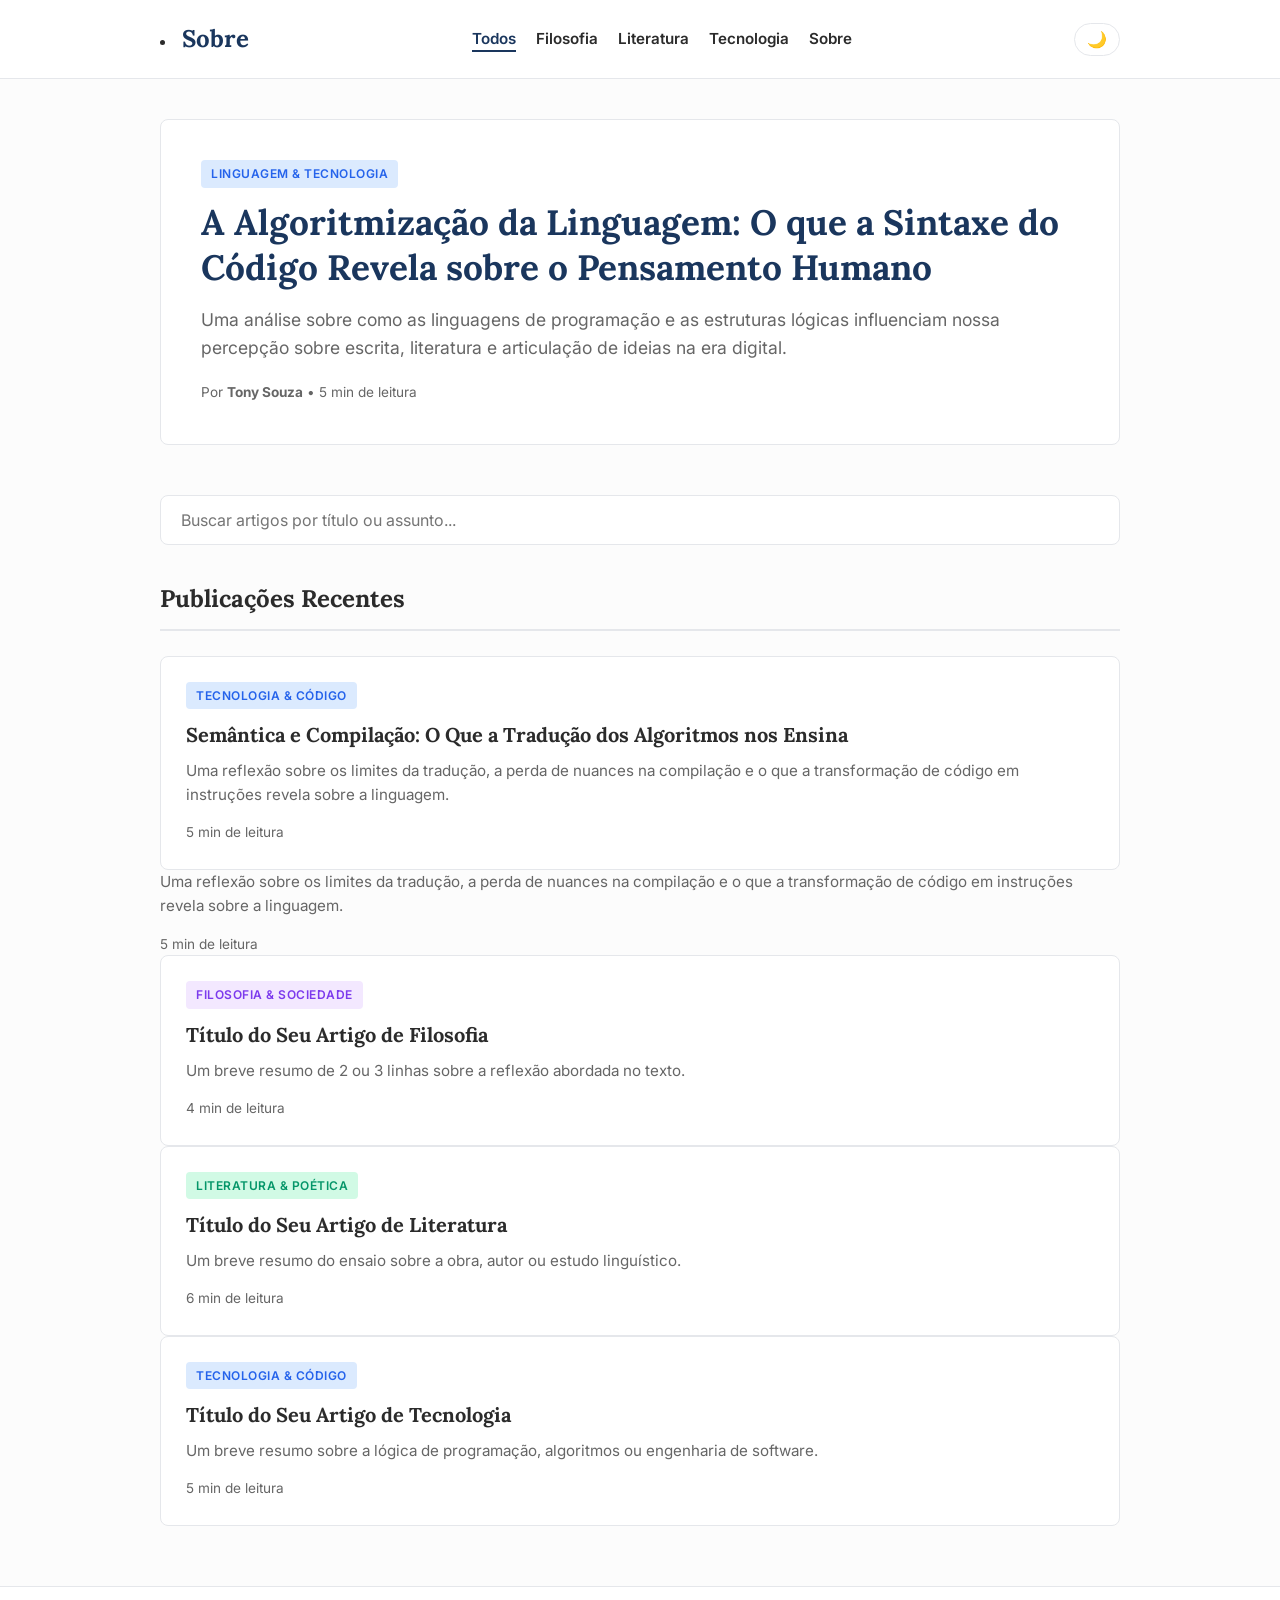
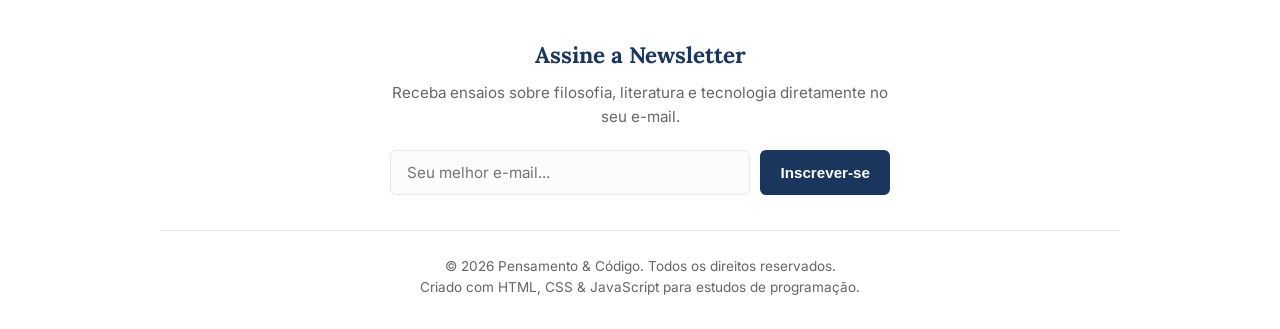
<file: index.html>
<!DOCTYPE html>
<html lang="pt-BR">
<head>
    <meta charset="UTF-8">
    <meta name="viewport" content="width=device-width, initial-scale=1.0">
    <title>Pensamento & Código — Filosofia, Literatura e Tecnologia</title>
    <!-- Google Fonts -->
    <link rel="preconnect" href="https://fonts.googleapis.com">
    <link rel="preconnect" href="https://fonts.gstatic.com" crossorigin>
    <link href="https://fonts.googleapis.com/css2?family=Inter:wght@400;600&family=Lora:ital,wght@0,500;0,700;1,400&display=swap" rel="stylesheet">
    <link rel="stylesheet" href="style.css">
</head>
<body>

    <!-- CABEÇALHO / NAVEGAÇÃO -->
    <header class="header">
        <div class="container header-container">
            <div class="logo">
             <li><a href="sobre.html">Sobre</a></li>
            </div>
            
            <nav class="nav">
                <ul>
                    <li><a href="#" class="filter-btn active" data-filter="all">Todos</a></li>
                    <li><a href="#" class="filter-btn" data-filter="filosofia">Filosofia</a></li>
                    <li><a href="#" class="filter-btn" data-filter="literatura">Literatura</a></li>
                    <li><a href="#" class="filter-btn" data-filter="tecnologia">Tecnologia</a></li>
                    <li><a href="artigo.html">Sobre</a></li>
                </ul>
            </nav>

            <!-- BOTÃO DE DARK MODE -->
            <button id="theme-toggle" class="theme-toggle-btn" aria-label="Alternar Tema">
                🌙
            </button>
        </div>
    </header>

    <!-- CONTEÚDO PRINCIPAL -->
    <main class="container">

        <!-- ARTIGO EM DESTAQUE (HERO) -->
        <section class="hero-card">
            <span class="tag tag-tech">Linguagem & Tecnologia</span>
            <h1 class="hero-title">
                <a href="artigo.html" style="text-decoration: none; color: inherit;">
                    A Algoritmização da Linguagem: O que a Sintaxe do Código Revela sobre o Pensamento Humano
                </a>
            </h1>
            <p class="hero-excerpt">
                Uma análise sobre como as linguagens de programação e as estruturas lógicas influenciam nossa percepção sobre escrita, literatura e articulação de ideias na era digital.
            </p>
            <div class="meta">
                <span>Por <strong>Tony Souza</strong></span> • <span>5 min de leitura</span>
            </div>
        </section>

        <!-- BARRA DE PESQUISA -->
        <div class="search-container">
            <form id="search-form" onsubmit="return false;">
                <input 
                    type="text" 
                    id="search-input" 
                    placeholder="Buscar artigos por título ou assunto..." 
                    aria-label="Buscar artigos"
                    autocomplete="off"
                >
            </form>
        </div>

        <!-- FEED DE ARTIGOS RECENTES -->
        <section class="articles-section">
            <h2 class="section-title">Publicações Recentes</h2>
            
            <!-- Novo Artigo de Tecnologia -->
<article class="card" data-category="tecnologia">
    <span class="tag tag-tech">Tecnologia & Código</span>
    <h3 class="card-title">
        <a href="semantica-e-compilacao.html" style="text-decoration: none; color: inherit;">
            Semântica e Compilação: O Que a Tradução dos Algoritmos nos Ensina
        </a>
    </h3>
    <p class="card-excerpt">
        Uma reflexão sobre os limites da tradução, a perda de nuances na compilação e o que a transformação de código em instruções revela sobre a linguagem.
    </p>
    <div class="meta"><span>5 min de leitura</span></div>
</article>
    </h3>
    <p class="card-excerpt">
        Uma reflexão sobre os limites da tradução, a perda de nuances na compilação e o que a transformação de código em instruções revela sobre a linguagem.
    </p>
    <div class="meta"><span>5 min de leitura</span></div>
</article>
               <!-- Card de Filosofia -->
<article class="card" data-category="filosofia">
    <span class="tag tag-filosofia">Filosofia & Sociedade</span>
    <h3 class="card-title">
        <a href="artigo.html" style="text-decoration: none; color: inherit;">
            Título do Seu Artigo de Filosofia
        </a>
    </h3>
    <p class="card-excerpt">Um breve resumo de 2 ou 3 linhas sobre a reflexão abordada no texto.</p>
    <div class="meta"><span>4 min de leitura</span></div>
</article>

<!-- Card de Literatura -->
<article class="card" data-category="literatura">
    <span class="tag tag-literatura">Literatura & Poética</span>
    <h3 class="card-title">
        <a href="artigo.html" style="text-decoration: none; color: inherit;">
            Título do Seu Artigo de Literatura
        </a>
    </h3>
    <p class="card-excerpt">Um breve resumo do ensaio sobre a obra, autor ou estudo linguístico.</p>
    <div class="meta"><span>6 min de leitura</span></div>
</article>

<!-- Card de Tecnologia -->
<article class="card" data-category="tecnologia">
    <span class="tag tag-tech">Tecnologia & Código</span>
    <h3 class="card-title">
        <a href="artigo.html" style="text-decoration: none; color: inherit;">
            Título do Seu Artigo de Tecnologia
        </a>
    </h3>
    <p class="card-excerpt">Um breve resumo sobre a lógica de programação, algoritmos ou engenharia de software.</p>
    <div class="meta"><span>5 min de leitura</span></div>
</article>

            </div>
        </section>

    </main>

    <!-- RODAPÉ COM NEWSLETTER -->
    <footer class="footer">
        <div class="container footer-container">
            
            <div class="footer-newsletter">
                <h3>Assine a Newsletter</h3>
                <p>Receba ensaios sobre filosofia, literatura e tecnologia diretamente no seu e-mail.</p>
                
                <form class="newsletter-form" id="newsletter-form">
                    <input 
                        type="email" 
                        id="newsletter-email" 
                        placeholder="Seu melhor e-mail..." 
                        required
                    >
                    <button type="submit" class="btn-subscribe">Inscrever-se</button>
                </form>
                <p id="newsletter-message" class="newsletter-message"></p>
            </div>

            <hr class="footer-divider">

            <div class="footer-bottom">
                <p>&copy; 2026 Pensamento & Código. Todos os direitos reservados.</p>
                <p>Criado com HTML, CSS & JavaScript para estudos de programação.</p>
            </div>

        </div>
    </footer>

    <!-- CONEXÃO COM O JAVASCRIPT -->
    <script src="script.js"></script>
</body>
</html>
</file>
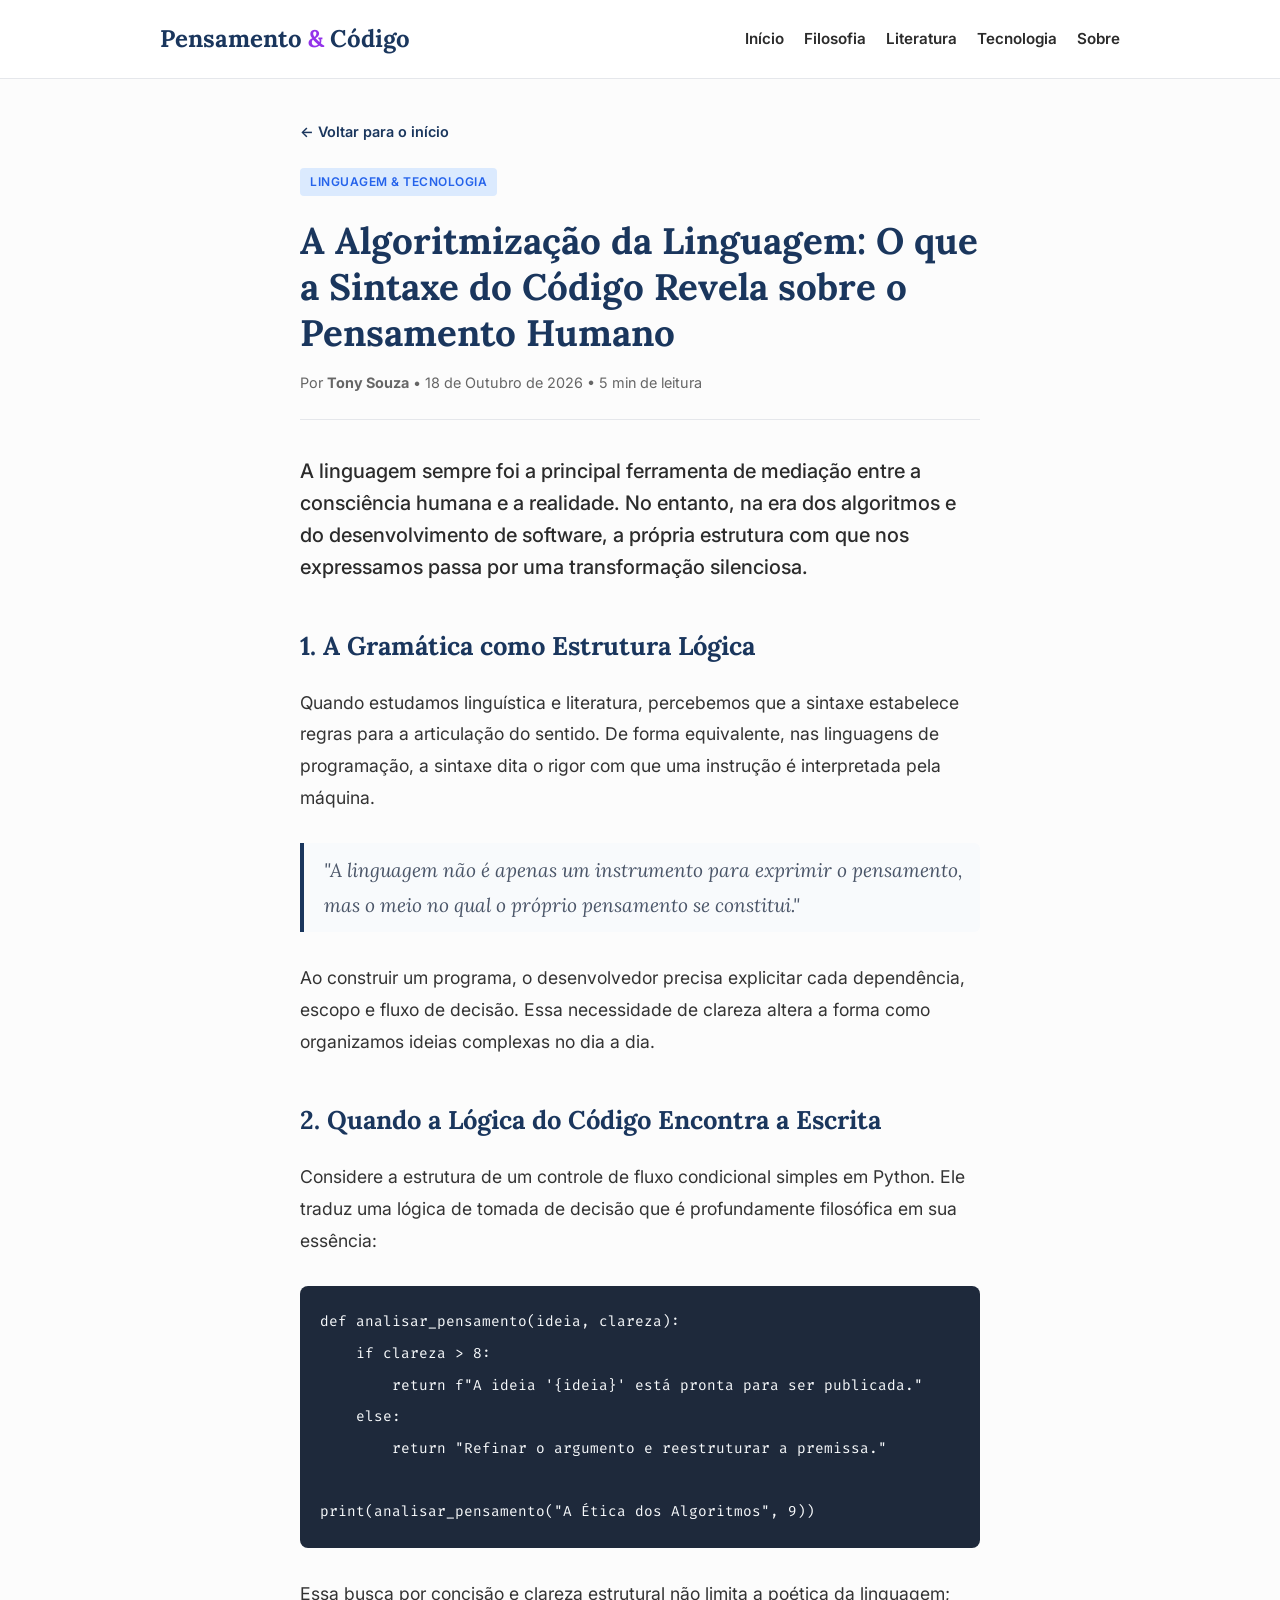
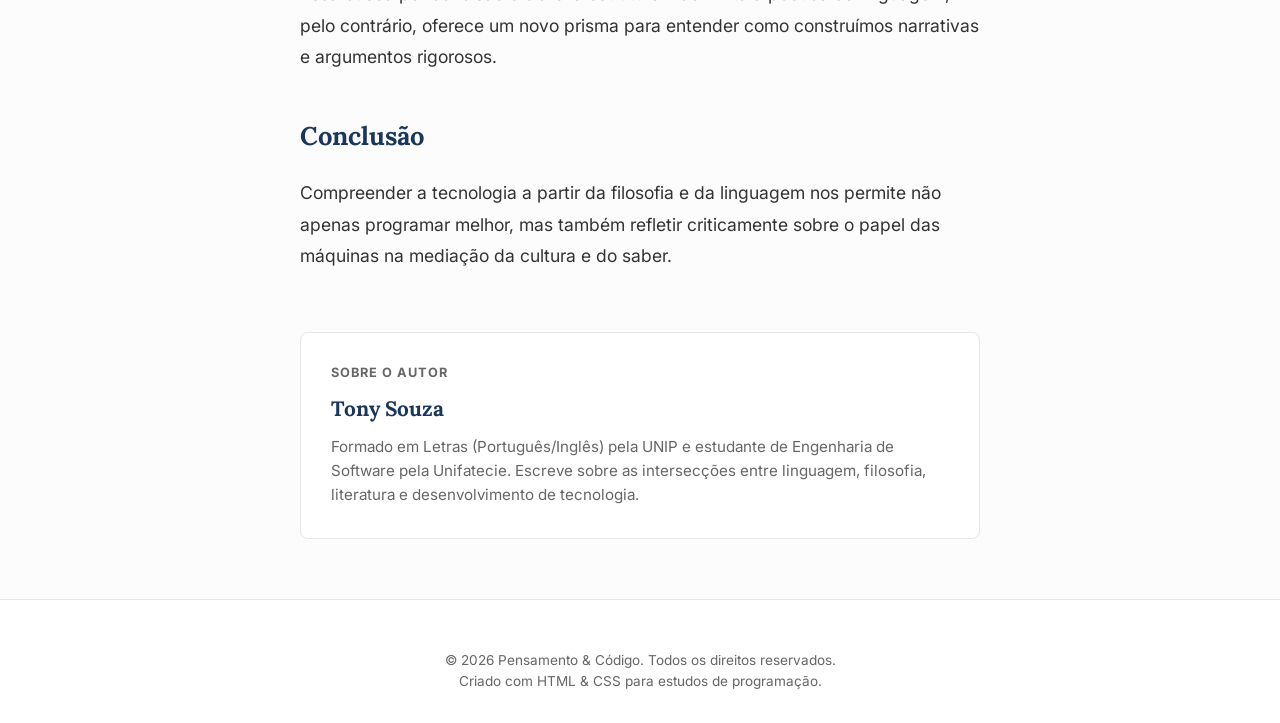
<file: artigo.html>
<!DOCTYPE html>
<html lang="pt-BR">
<head>
    <meta charset="UTF-8">
    <meta name="viewport" content="width=device-width, initial-scale=1.0">
    <title>A Algoritmização da Linguagem — Pensamento & Código</title>
    <!-- Google Fonts -->
    <link rel="preconnect" href="https://fonts.googleapis.com">
    <link rel="preconnect" href="https://fonts.gstatic.com" crossorigin>
    <link href="https://fonts.googleapis.com/css2?family=Inter:wght@400;600&family=Lora:ital,wght@0,500;0,700;1,400&family=Fira+Code:wght@400;500&display=swap" rel="stylesheet">
    <link rel="stylesheet" href="style.css">
</head>
<body>

    <!-- CABEÇALHO / NAVEGAÇÃO -->
    <header class="header">
        <div class="container header-container">
            <div class="logo">
                <a href="index.html">Pensamento <span>&</span> Código</a>
            </div>
            <nav class="nav">
                <ul>
                    <li><a href="index.html">Início</a></li>
                    <li><a href="#">Filosofia</a></li>
                    <li><a href="#">Literatura</a></li>
                    <li><a href="#">Tecnologia</a></li>
                    <li><a href="#">Sobre</a></li>
                </ul>
            </nav>
        </div>
    </header>

    <!-- CONTEÚDO DO ARTIGO -->
    <main class="article-container">
        
        <!-- LINK DE VOLTAR -->
        <a href="index.html" class="back-link">&larr; Voltar para o início</a>

        <!-- CABEÇALHO DO ARTIGO -->
        <header class="article-header">
            <span class="tag tag-tech">Linguagem & Tecnologia</span>
            <h1 class="article-title">A Algoritmização da Linguagem: O que a Sintaxe do Código Revela sobre o Pensamento Humano</h1>
            
            <div class="article-meta">
                <span>Por <strong>Tony Souza</strong></span> • 
                <time datetime="2026-10-18">18 de Outubro de 2026</time> • 
                <span>5 min de leitura</span>
            </div>
        </header>

        <!-- CORPO DO TEXTO -->
        <article class="article-content">
            
            <p class="lead">
                A linguagem sempre foi a principal ferramenta de mediação entre a consciência humana e a realidade. No entanto, na era dos algoritmos e do desenvolvimento de software, a própria estrutura com que nos expressamos passa por uma transformação silenciosa.
            </p>

            <h2>1. A Gramática como Estrutura Lógica</h2>
            <p>
                Quando estudamos linguística e literatura, percebemos que a sintaxe estabelece regras para a articulação do sentido. De forma equivalente, nas linguagens de programação, a sintaxe dita o rigor com que uma instrução é interpretada pela máquina.
            </p>

            <blockquote>
                "A linguagem não é apenas um instrumento para exprimir o pensamento, mas o meio no qual o próprio pensamento se constitui."
            </blockquote>

            <p>
                Ao construir um programa, o desenvolvedor precisa explicitar cada dependência, escopo e fluxo de decisão. Essa necessidade de clareza altera a forma como organizamos ideias complexas no dia a dia.
            </p>

            <h2>2. Quando a Lógica do Código Encontra a Escrita</h2>
            <p>
                Considere a estrutura de um controle de fluxo condicional simples em Python. Ele traduz uma lógica de tomada de decisão que é profundamente filosófica em sua essência:
            </p>

            <!-- BLOCO DE CÓDIGO FORMATADO -->
            <pre><code>def analisar_pensamento(ideia, clareza):
    if clareza > 8:
        return f"A ideia '{ideia}' está pronta para ser publicada."
    else:
        return "Refinar o argumento e reestruturar a premissa."

print(analisar_pensamento("A Ética dos Algoritmos", 9))</code></pre>

            <p>
                Essa busca por concisão e clareza estrutural não limita a poética da linguagem; pelo contrário, oferece um novo prisma para entender como construímos narrativas e argumentos rigorosos.
            </p>

            <h2>Conclusão</h2>
            <p>
                Compreender a tecnologia a partir da filosofia e da linguagem nos permite não apenas programar melhor, mas também refletir criticamente sobre o papel das máquinas na mediação da cultura e do saber.
            </p>

        </article>

        <!-- CAIXA DO AUTOR -->
        <section class="author-box">
            <div class="author-info">
                <h3>Sobre o Autor</h3>
                <p class="author-name">Tony Souza</p>
                <p class="author-bio">
                    Formado em Letras (Português/Inglês) pela UNIP e estudante de Engenharia de Software pela Unifatecie. Escreve sobre as intersecções entre linguagem, filosofia, literatura e desenvolvimento de tecnologia.
                </p>
            </div>
        </section>

    </main>

    <!-- RODAPÉ -->
    <footer class="footer">
        <div class="container footer-container">
            <p>&copy; 2026 Pensamento & Código. Todos os direitos reservados.</p>
            <p>Criado com HTML & CSS para estudos de programação.</p>
        </div>
    </footer>
    <script src="script.js"></script>

</body>
</html>

</body>
</html>
</file>
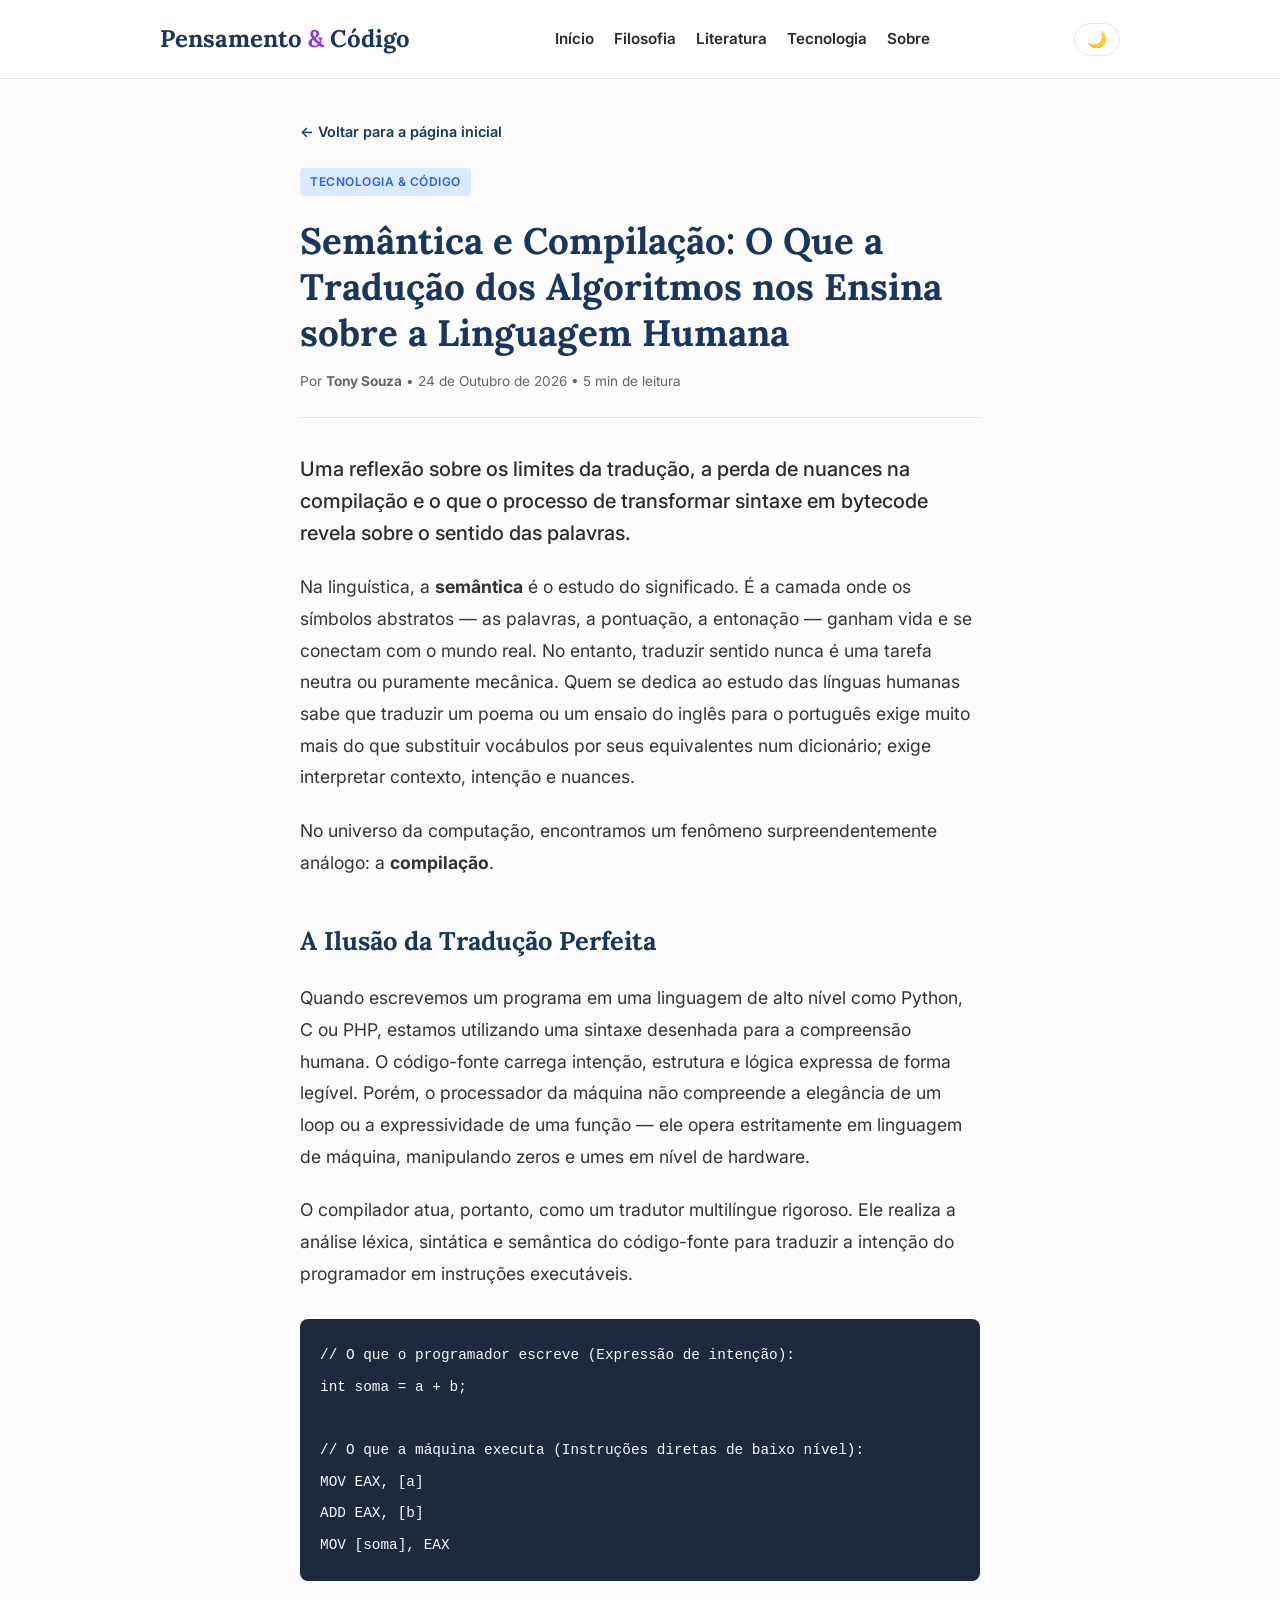
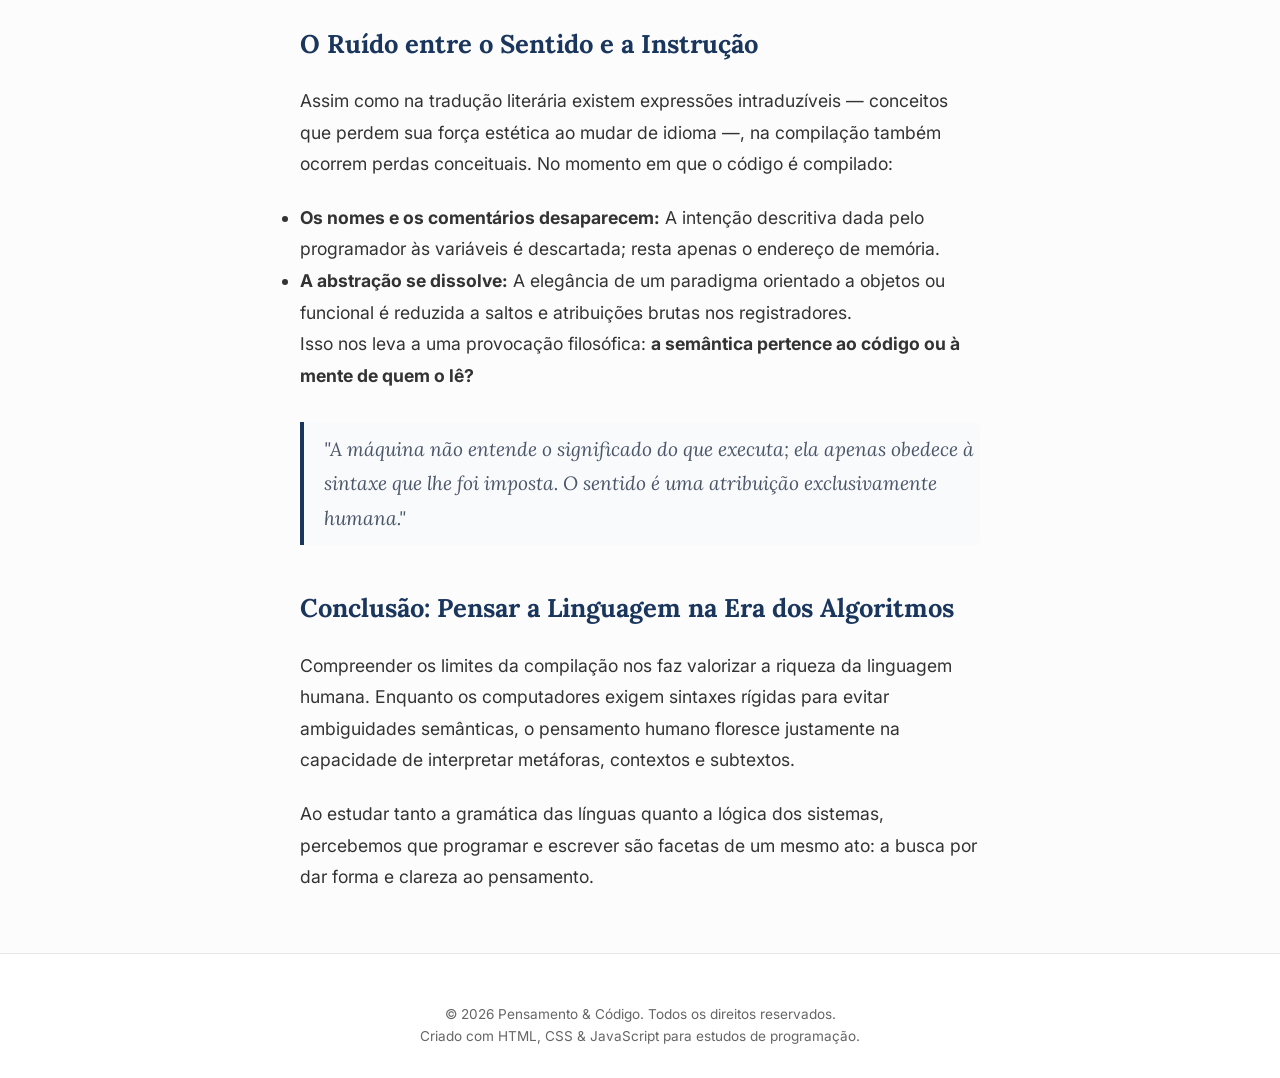
<file: semantica-e-compilacao.html>
<!DOCTYPE html>
<html lang="pt-BR">
<head>
    <meta charset="UTF-8">
    <meta name="viewport" content="width=device-width, initial-scale=1.0">
    <title>Semântica e Compilação — Pensamento & Código</title>
    <!-- Google Fonts -->
    <link rel="preconnect" href="https://fonts.googleapis.com">
    <link rel="preconnect" href="https://fonts.gstatic.com" crossorigin>
    <link href="https://fonts.googleapis.com/css2?family=Inter:wght@400;600&family=Lora:ital,wght@0,500;0,700;1,400&display=swap" rel="stylesheet">
    <link rel="stylesheet" href="style.css">
</head>
<body>
<!-- BARRA DE PROGRESSO DE LEITURA -->
<div id="progress-bar"></div>
    <!-- CABEÇALHO / NAVEGAÇÃO -->
    <header class="header">
        <div class="container header-container">
            <div class="logo">
                <a href="index.html">Pensamento <span>&</span> Código</a>
            </div>
            
            <nav class="nav">
                <ul>
                    <li><a href="index.html">Início</a></li>
                    <li><a href="index.html">Filosofia</a></li>
                    <li><a href="index.html">Literatura</a></li>
                    <li><a href="index.html">Tecnologia</a></li>
                    <li><a href="sobre.html">Sobre</a></li>
                </ul>
            </nav>

            <!-- BOTÃO DE DARK MODE -->
            <button id="theme-toggle" class="theme-toggle-btn" aria-label="Alternar Tema">
                🌙
            </button>
        </div>
    </header>

    <!-- CONTEÚDO PRINCIPAL -->
    <main class="article-container">
        
        <a href="index.html" class="back-link">&larr; Voltar para a página inicial</a>

        <header class="article-header">
            <span class="tag tag-tech">Tecnologia & Código</span>
            <h1 class="article-title">Semântica e Compilação: O Que a Tradução dos Algoritmos nos Ensina sobre a Linguagem Humana</h1>
            <div class="meta">
                <span>Por <strong>Tony Souza</strong></span> • <span>24 de Outubro de 2026</span> • <span>5 min de leitura</span>
            </div>
        </header>

        <article class="article-content">
            
            <p class="lead">
                Uma reflexão sobre os limites da tradução, a perda de nuances na compilação e o que o processo de transformar sintaxe em bytecode revela sobre o sentido das palavras.
            </p>

            <p>
                Na linguística, a <strong>semântica</strong> é o estudo do significado. É a camada onde os símbolos abstratos — as palavras, a pontuação, a entonação — ganham vida e se conectam com o mundo real. No entanto, traduzir sentido nunca é uma tarefa neutra ou puramente mecânica. Quem se dedica ao estudo das línguas humanas sabe que traduzir um poema ou um ensaio do inglês para o português exige muito mais do que substituir vocábulos por seus equivalentes num dicionário; exige interpretar contexto, intenção e nuances.
            </p>

            <p>
                No universo da computação, encontramos um fenômeno surpreendentemente análogo: a <strong>compilação</strong>.
            </p>

            <h2>A Ilusão da Tradução Perfeita</h2>
            <p>
                Quando escrevemos um programa em uma linguagem de alto nível como Python, C ou PHP, estamos utilizando uma sintaxe desenhada para a compreensão humana. O código-fonte carrega intenção, estrutura e lógica expressa de forma legível. Porém, o processador da máquina não compreende a elegância de um loop ou a expressividade de uma função — ele opera estritamente em linguagem de máquina, manipulando zeros e umes em nível de hardware.
            </p>

            <p>
                O compilador atua, portanto, como um tradutor multilíngue rigoroso. Ele realiza a análise léxica, sintática e semântica do código-fonte para traduzir a intenção do programador em instruções executáveis.
            </p>

<pre><code>// O que o programador escreve (Expressão de intenção):
int soma = a + b;

// O que a máquina executa (Instruções diretas de baixo nível):
MOV EAX, [a]
ADD EAX, [b]
MOV [soma], EAX</code></pre>

            <h2>O Ruído entre o Sentido e a Instrução</h2>
            <p>
                Assim como na tradução literária existem expressões intraduzíveis — conceitos que perdem sua força estética ao mudar de idioma —, na compilação também ocorrem perdas conceituais. No momento em que o código é compilado:
            </p>

            <ul>
                <li><strong>Os nomes e os comentários desaparecem:</strong> A intenção descritiva dada pelo programador às variáveis é descartada; resta apenas o endereço de memória.</li>
                <li><strong>A abstração se dissolve:</strong> A elegância de um paradigma orientado a objetos ou funcional é reduzida a saltos e atribuições brutas nos registradores.</li>
            </ul>

            <p>
                Isso nos leva a uma provocação filosófica: <strong>a semântica pertence ao código ou à mente de quem o lê?</strong>
            </p>

            <blockquote>
                "A máquina não entende o significado do que executa; ela apenas obedece à sintaxe que lhe foi imposta. O sentido é uma atribuição exclusivamente humana."
            </blockquote>

            <h2>Conclusão: Pensar a Linguagem na Era dos Algoritmos</h2>
            <p>
                Compreender os limites da compilação nos faz valorizar a riqueza da linguagem humana. Enquanto os computadores exigem sintaxes rígidas para evitar ambiguidades semânticas, o pensamento humano floresce justamente na capacidade de interpretar metáforas, contextos e subtextos.
            </p>

            <p>
                Ao estudar tanto a gramática das línguas quanto a lógica dos sistemas, percebemos que programar e escrever são facetas de um mesmo ato: a busca por dar forma e clareza ao pensamento.
            </p>

        </article>

    </main>

    <!-- RODAPÉ -->
    <footer class="footer">
        <div class="container footer-container">
            <div class="footer-bottom">
                <p>&copy; 2026 Pensamento & Código. Todos os direitos reservados.</p>
                <p>Criado com HTML, CSS & JavaScript para estudos de programação.</p>
            </div>
        </div>
    </footer>

    <!-- JAVASCRIPT -->
    <script src="script.js"></script>
</body>
</html>
</file>
<file: style.css>
/* RESET E VARIÁVEIS DE COR */
* {
    margin: 0;
    padding: 0;
    box-sizing: border-box;
}

:root {
    --bg-color: #fcfcfc;
    --text-color: #2b2b2b;
    --text-muted: #666666;
    --primary-color: #1a365d; /* Azul editorial */
    --card-bg: #ffffff;
    --border-color: #e5e7eb;
    
    /* Cores das Tags */
    --tag-tech: #2563eb;
    --tag-filosofia: #7c3aed;
    --tag-literatura: #059669;
}

body {
    background-color: var(--bg-color);
    color: var(--text-color);
    font-family: 'Inter', sans-serif;
    line-height: 1.6;
}

/* LAYOUT CONTAINER */
.container {
    max-width: 1000px;
    margin: 0 auto;
    padding: 0 20px;
}

/* HEADER */
.header {
    background-color: var(--card-bg);
    border-bottom: 1px solid var(--border-color);
    padding: 20px 0;
    margin-bottom: 40px;
}

.header-container {
    display: flex;
    justify-content: space-between;
    align-items: center;
}

.logo a {
    font-family: 'Lora', serif;
    font-size: 1.5rem;
    font-weight: 700;
    color: var(--primary-color);
    text-decoration: none;
}

.logo span {
    color: #9333ea;
}

.nav ul {
    display: flex;
    list-style: none;
    gap: 20px;
}

.nav a {
    text-decoration: none;
    color: var(--text-color);
    font-size: 0.95rem;
    font-weight: 600;
    transition: color 0.2s;
}

.nav a:hover {
    color: var(--primary-color);
}

/* TAGS */
.tag {
    display: inline-block;
    font-size: 0.75rem;
    font-weight: 600;
    text-transform: uppercase;
    letter-spacing: 0.5px;
    padding: 4px 10px;
    border-radius: 4px;
    margin-bottom: 12px;
}

.tag-tech { background-color: #dbeafe; color: var(--tag-tech); }
.tag-filosofia { background-color: #f3e8ff; color: var(--tag-filosofia); }
.tag-literatura { background-color: #d1fae5; color: var(--tag-literatura); }

/* HERO (DESTAQUE) */
.hero-card {
    background-color: var(--card-bg);
    border: 1px solid var(--border-color);
    border-radius: 8px;
    padding: 40px;
    margin-bottom: 50px;
}

.hero-title {
    font-family: 'Lora', serif;
    font-size: 2.2rem;
    color: var(--primary-color);
    margin-bottom: 15px;
    line-height: 1.3;
}

.hero-excerpt {
    font-size: 1.1rem;
    color: var(--text-muted);
    margin-bottom: 20px;
}

/* META DADOS */
.meta {
    font-size: 0.85rem;
    color: var(--text-muted);
}

/* ARTICLES SECTION */
.section-title {
    font-family: 'Lora', serif;
    font-size: 1.5rem;
    margin-bottom: 25px;
    border-bottom: 2px solid var(--border-color);
    padding-bottom: 10px;
}

.articles-grid {
    display: grid;
    grid-template-columns: repeat(auto-fit, minmax(280px, 1fr));
    gap: 25px;
    margin-bottom: 60px;
}

.card {
    background-color: var(--card-bg);
    border: 1px solid var(--border-color);
    border-radius: 8px;
    padding: 25px;
    transition: transform 0.2s, box-shadow 0.2s;
}

.card:hover {
    transform: translateY(-3px);
    box-shadow: 0 4px 12px rgba(0,0,0,0.05);
}

.card-title {
    font-family: 'Lora', serif;
    font-size: 1.25rem;
    margin-bottom: 10px;
    line-height: 1.4;
}

.card-excerpt {
    font-size: 0.95rem;
    color: var(--text-muted);
    margin-bottom: 15px;
}

/* FOOTER */
.footer {
    border-top: 1px solid var(--border-color);
    padding: 30px 0;
    text-align: center;
    font-size: 0.85rem;
    color: var(--text-muted);
}
/* ==========================================
   ESTILOS DA PÁGINA INTERNA DE ARTIGO
   ========================================== */

/* Container mais estreito para otimizar a leitura */
.article-container {
    max-width: 720px;
    margin: 0 auto;
    padding: 0 20px;
}

.back-link {
    display: inline-block;
    margin-bottom: 25px;
    color: var(--primary-color);
    text-decoration: none;
    font-size: 0.9rem;
    font-weight: 600;
    transition: transform 0.2s;
}

.back-link:hover {
    transform: translateX(-4px);
}

.article-header {
    margin-bottom: 35px;
    border-bottom: 1px solid var(--border-color);
    padding-bottom: 25px;
}

.article-title {
    font-family: 'Lora', serif;
    font-size: 2.3rem;
    line-height: 1.25;
    color: var(--primary-color);
    margin-top: 10px;
    margin-bottom: 15px;
}

.article-meta {
    font-size: 0.9rem;
    color: var(--text-muted);
}

/* Corpo do Artigo */
.article-content {
    font-size: 1.1rem;
    line-height: 1.8;
    color: #333333;
}

.article-content p {
    margin-bottom: 22px;
}

.article-content .lead {
    font-size: 1.25rem;
    font-weight: 500;
    line-height: 1.6;
    color: var(--text-color);
}

.article-content h2 {
    font-family: 'Lora', serif;
    font-size: 1.6rem;
    color: var(--primary-color);
    margin-top: 40px;
    margin-bottom: 18px;
}

/* Citação / Blockquote */
blockquote {
    border-left: 4px solid var(--primary-color);
    padding-left: 20px;
    margin: 30px 0;
    font-family: 'Lora', serif;
    font-style: italic;
    font-size: 1.2rem;
    color: #4a5568;
    background-color: #f8fafc;
    padding-top: 10px;
    padding-bottom: 10px;
    border-radius: 0 6px 6px 0;
}

/* Bloco de Código */
pre {
    background-color: #1e293b;
    color: #f8fafc;
    padding: 20px;
    border-radius: 8px;
    overflow-x: auto;
    margin: 30px 0;
}

code {
    font-family: 'Fira Code', monospace;
    font-size: 0.9rem;
    line-height: 1.5;
}

/* Caixa do Autor */
.author-box {
    margin-top: 60px;
    margin-bottom: 60px;
    background-color: var(--card-bg);
    border: 1px solid var(--border-color);
    border-radius: 8px;
    padding: 30px;
}

.author-box h3 {
    font-size: 0.8rem;
    text-transform: uppercase;
    letter-spacing: 1px;
    color: var(--text-muted);
    margin-bottom: 8px;
}

.author-name {
    font-family: 'Lora', serif;
    font-size: 1.3rem;
    font-weight: 700;
    color: var(--primary-color);
    margin-bottom: 10px;
}

.author-bio {
    font-size: 0.95rem;
    color: var(--text-muted);
    line-height: 1.6;
    margin-bottom: 0;
}
/* Efeito ao passar o mouse sobre o título do artigo em destaque */
.hero-title a {
    transition: color 0.2s ease;
}

.hero-title a:hover {
    color: #2563eb; /* Muda suavemente para um tom de azul ao passar o mouse */
}
/* ==========================================
   ESTILOS DO MODO ESCURO (DARK MODE)
   ========================================== */

/* Estilo do Botão de Tema */
.theme-toggle-btn {
    background: none;
    border: 1px solid var(--border-color);
    padding: 6px 12px;
    border-radius: 20px;
    cursor: pointer;
    font-size: 1rem;
    transition: background-color 0.2s, transform 0.2s;
}

.theme-toggle-btn:hover {
    transform: scale(1.05);
}

/* Variáveis para quando a classe .dark-theme for adicionada ao body */
body.dark-theme {
    --bg-color: #0f172a;       /* Fundo escuro elegante */
    --text-color: #e2e8f0;     /* Texto claro */
    --text-muted: #94a3b8;     /* Texto secundário */
    --primary-color: #60a5fa;  /* Destaque azul claro */
    --card-bg: #1e293b;        /* Fundo dos cartões */
    --border-color: #334155;    /* Bordas suaves */
}

/* Ajuste do fundo dos artigos e citações no Dark Mode */
body.dark-theme blockquote {
    background-color: #1e293b;
    color: #cbd5e1;
}

body.dark-theme pre {
    background-color: #020617; /* Bloco de código ainda mais destacado */
}
/* ==========================================
   RESPONSIVIDADE (MEDIA QUERIES)
   ========================================== */

/* Ajustes para telas de tablets e celulares (até 768px) */
@media (max-width: 768px) {
    
    /* Cabeçalho mais compacto */
    .header-container {
        flex-direction: column;
        gap: 15px;
        text-align: center;
    }

    .nav ul {
        gap: 12px;
        flex-wrap: wrap;
        justify-content: center;
    }

    /* Cartões e Destaque */
    .hero-card {
        padding: 25px 20px;
    }

    .hero-title {
        font-size: 1.6rem;
    }

    .article-title {
        font-size: 1.8rem;
    }

    /* Grid de artigos vira 1 coluna */
    .articles-grid {
        grid-template-columns: 1fr;
    }
}
/* Estilo do filtro ativo no menu */
.nav a.filter-btn.active {
    color: var(--primary-color);
    border-bottom: 2px solid var(--primary-color);
    padding-bottom: 2px;
}

/* Transição suave ao ocultar/mostrar cards */
.card {
    transition: transform 0.2s, box-shadow 0.2s, opacity 0.3s ease;
}

.card.hide {
    display: none;
}
/* ==========================================
   ESTILOS DA BARRA DE PESQUISA
   ========================================== */
.search-container {
    margin-bottom: 35px;
}

#search-input {
    width: 100%;
    padding: 14px 20px;
    font-size: 1rem;
    font-family: 'Inter', sans-serif;
    border: 1px solid var(--border-color);
    border-radius: 8px;
    background-color: var(--card-bg);
    color: var(--text-color);
    outline: none;
    transition: border-color 0.2s, box-shadow 0.2s;
}

#search-input:focus {
    border-color: var(--primary-color);
    box-shadow: 0 0 0 3px rgba(37, 99, 235, 0.15);
}
/* ==========================================
   ESTILOS DO RODAPÉ E NEWSLETTER
   ========================================== */

.footer {
    border-top: 1px solid var(--border-color);
    padding: 50px 0 30px 0;
    margin-top: 60px;
    background-color: var(--card-bg);
}

.footer-newsletter {
    max-width: 500px;
    margin: 0 auto 35px auto;
    text-align: center;
}

.footer-newsletter h3 {
    font-family: 'Lora', serif;
    font-size: 1.4rem;
    color: var(--primary-color);
    margin-bottom: 8px;
}

.footer-newsletter p {
    font-size: 0.95rem;
    color: var(--text-muted);
    margin-bottom: 20px;
}

/* Formulário e Inputs */
.newsletter-form {
    display: flex;
    gap: 10px;
}

.newsletter-form input[type="email"] {
    flex: 1;
    padding: 12px 16px;
    font-size: 0.95rem;
    font-family: 'Inter', sans-serif;
    border: 1px solid var(--border-color);
    border-radius: 6px;
    background-color: var(--bg-color);
    color: var(--text-color);
    outline: none;
    transition: border-color 0.2s;
}

.newsletter-form input[type="email"]:focus {
    border-color: var(--primary-color);
}

.btn-subscribe {
    background-color: var(--primary-color);
    color: #ffffff;
    border: none;
    padding: 12px 20px;
    font-size: 0.95rem;
    font-weight: 600;
    border-radius: 6px;
    cursor: pointer;
    transition: opacity 0.2s, transform 0.2s;
}

.btn-subscribe:hover {
    opacity: 0.9;
    transform: translateY(-1px);
}

.newsletter-message {
    margin-top: 12px;
    font-size: 0.85rem;
    color: #059669; /* Verde de sucesso */
    display: none;
}

.footer-divider {
    border: none;
    border-top: 1px solid var(--border-color);
    margin-bottom: 25px;
}

.footer-bottom {
    text-align: center;
    font-size: 0.85rem;
    color: var(--text-muted);
}

/* Ajuste Responsivo para Celular */
@media (max-width: 500px) {
    .newsletter-form {
        flex-direction: column;
    }
}
/* Barra de Progresso de Leitura */
#progress-bar {
    position: fixed !important;
    top: 0 !important;
    left: 0 !important;
    height: 6px !important;
    background-color: #2563eb !important;
    width: 0%;
    z-index: 99999 !important;
    display: block !important;
    transition: width 0.1s ease-out;
}
</file>
